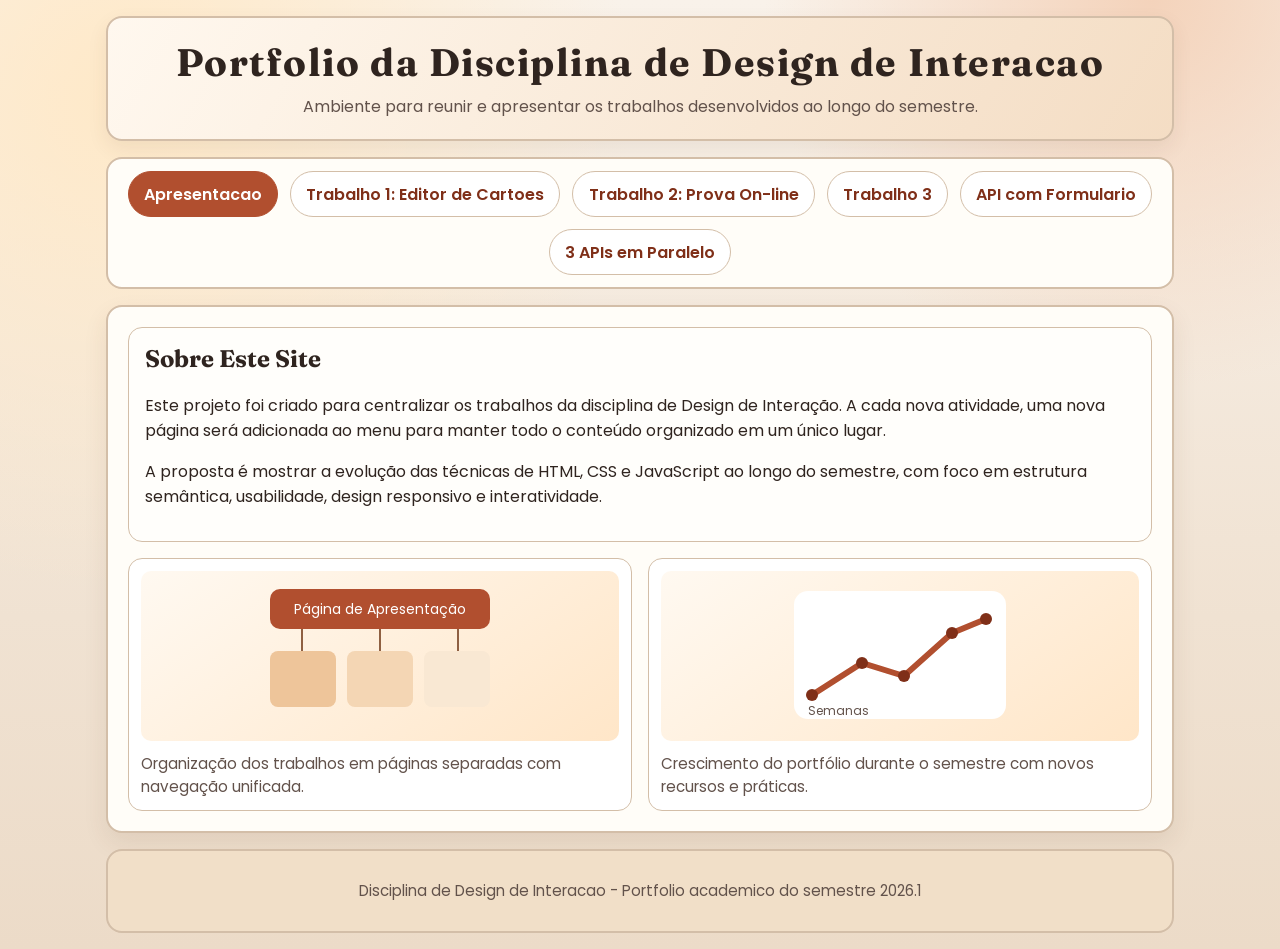
<file: index.html>
<!DOCTYPE html>
<html lang="pt-BR">
<head>
  <meta charset="utf-8">
  <meta name="viewport" content="width=device-width, initial-scale=1">
  <title>Portfólio de Design de Interação</title>
  <link rel="preconnect" href="https://fonts.googleapis.com">
  <link rel="preconnect" href="https://fonts.gstatic.com" crossorigin>
  <link href="https://fonts.googleapis.com/css2?family=Fraunces:wght@500;700&family=Poppins:wght@400;500;600;700&display=swap" rel="stylesheet">
  <link rel="stylesheet" href="styles.css">
</head>
<body>
  <div class="site-wrapper">
    <site-header></site-header>
    <site-nav active="index"></site-nav>

    <main class="main-content intro-layout">
      <section class="content-card">
        <h1>Sobre Este Site</h1>
        <p>
          Este projeto foi criado para centralizar os trabalhos da disciplina de Design de Interação.
          A cada nova atividade, uma nova página será adicionada ao menu para manter todo o conteúdo
          organizado em um único lugar.
        </p>
        <p>
          A proposta é mostrar a evolução das técnicas de HTML, CSS e JavaScript ao longo do semestre,
          com foco em estrutura semântica, usabilidade, design responsivo e interatividade.
        </p>
      </section>

      <section class="figure-grid" aria-label="Figuras explicativas">
        <figure>
          <svg viewBox="0 0 260 170" role="img" aria-label="Estrutura do site com páginas conectadas">
            <rect x="20" y="18" width="220" height="40" rx="10" fill="#b14f2f"></rect>
            <text x="130" y="43" text-anchor="middle" fill="#fff" font-size="14" font-family="Poppins, sans-serif">Página de Apresentação</text>
            <rect x="20" y="80" width="66" height="56" rx="8" fill="#eec59a"></rect>
            <rect x="97" y="80" width="66" height="56" rx="8" fill="#f4d6b4"></rect>
            <rect x="174" y="80" width="66" height="56" rx="8" fill="#f9e8d3"></rect>
            <line x1="52" y1="58" x2="52" y2="80" stroke="#8f6042" stroke-width="2"></line>
            <line x1="130" y1="58" x2="130" y2="80" stroke="#8f6042" stroke-width="2"></line>
            <line x1="208" y1="58" x2="208" y2="80" stroke="#8f6042" stroke-width="2"></line>
          </svg>
          <figcaption>Organização dos trabalhos em páginas separadas com navegação unificada.</figcaption>
        </figure>

        <figure>
          <svg viewBox="0 0 260 170" role="img" aria-label="Representação de evolução dos trabalhos">
            <rect x="24" y="20" width="212" height="128" rx="14" fill="#fff"></rect>
            <path d="M42 124 L92 92 L134 105 L182 62 L216 48" stroke="#b14f2f" stroke-width="6" fill="none" stroke-linecap="round"></path>
            <circle cx="42" cy="124" r="6" fill="#7f2f18"></circle>
            <circle cx="92" cy="92" r="6" fill="#7f2f18"></circle>
            <circle cx="134" cy="105" r="6" fill="#7f2f18"></circle>
            <circle cx="182" cy="62" r="6" fill="#7f2f18"></circle>
            <circle cx="216" cy="48" r="6" fill="#7f2f18"></circle>
            <text x="38" y="144" fill="#62524b" font-size="12" font-family="Poppins, sans-serif">Semanas</text>
          </svg>
          <figcaption>Crescimento do portfólio durante o semestre com novos recursos e práticas.</figcaption>
        </figure>
      </section>
    </main>

    <site-footer></site-footer>
  </div>

  <script src="components.js"></script>
</body>
</html>
</file>
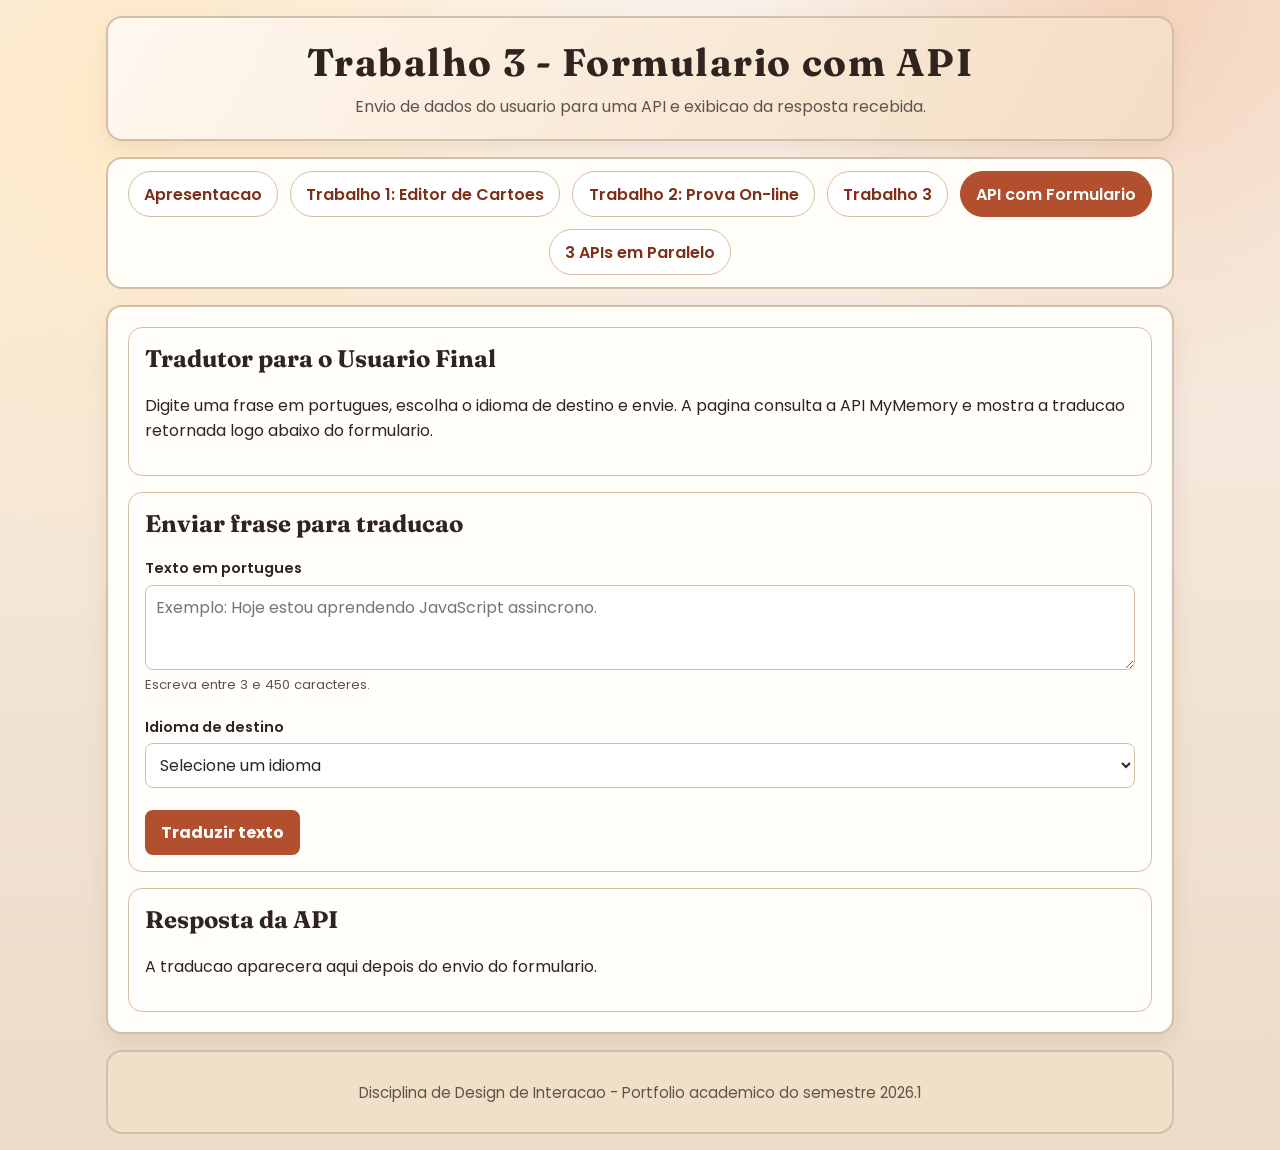
<file: api-form.html>
<!DOCTYPE html>
<html lang="pt-BR">
<head>
  <meta charset="utf-8">
  <meta name="viewport" content="width=device-width, initial-scale=1">
  <title>Trabalho 3 - Formulario com API</title>
  <link rel="preconnect" href="https://fonts.googleapis.com">
  <link rel="preconnect" href="https://fonts.gstatic.com" crossorigin>
  <link href="https://fonts.googleapis.com/css2?family=Fraunces:wght@500;700&family=Poppins:wght@400;500;600;700&display=swap" rel="stylesheet">
  <link rel="stylesheet" href="styles.css">
</head>
<body>
  <div class="site-wrapper">
    <site-header>
      <span slot="title">Trabalho 3 - Formulario com API</span>
      <span slot="desc">Envio de dados do usuario para uma API e exibicao da resposta recebida.</span>
    </site-header>
    <site-nav active="api-form"></site-nav>

    <main class="main-content api-page">
      <section class="content-card">
        <h1>Tradutor para o Usuario Final</h1>
        <p>
          Digite uma frase em portugues, escolha o idioma de destino e envie. A pagina consulta
          a API MyMemory e mostra a traducao retornada logo abaixo do formulario.
        </p>
      </section>

      <section class="api-panel" aria-labelledby="translator-title">
        <h2 id="translator-title">Enviar frase para traducao</h2>
        <form id="translationForm" class="editor-form" novalidate>
          <div class="form-row">
            <label for="sourceText">Texto em portugues</label>
            <textarea id="sourceText" name="sourceText" maxlength="450" required placeholder="Exemplo: Hoje estou aprendendo JavaScript assincrono."></textarea>
            <p class="helper-text">Escreva entre 3 e 450 caracteres.</p>
          </div>

          <div class="form-row">
            <label for="targetLang">Idioma de destino</label>
            <select id="targetLang" name="targetLang" required>
              <option value="" selected disabled>Selecione um idioma</option>
              <option value="en">Ingles</option>
              <option value="es">Espanhol</option>
              <option value="fr">Frances</option>
              <option value="it">Italiano</option>
            </select>
          </div>

          <button type="submit" class="primary-action">Traduzir texto</button>
        </form>
      </section>

      <section class="api-result" aria-live="polite" aria-labelledby="translation-result-title">
        <h2 id="translation-result-title">Resposta da API</h2>
        <p id="translationStatus">A traducao aparecera aqui depois do envio do formulario.</p>
        <dl id="translationDetails" class="response-list"></dl>
      </section>
    </main>

    <site-footer></site-footer>
  </div>

  <script src="components.js"></script>
  <script src="trabalho3.js"></script>
</body>
</html>
</file>
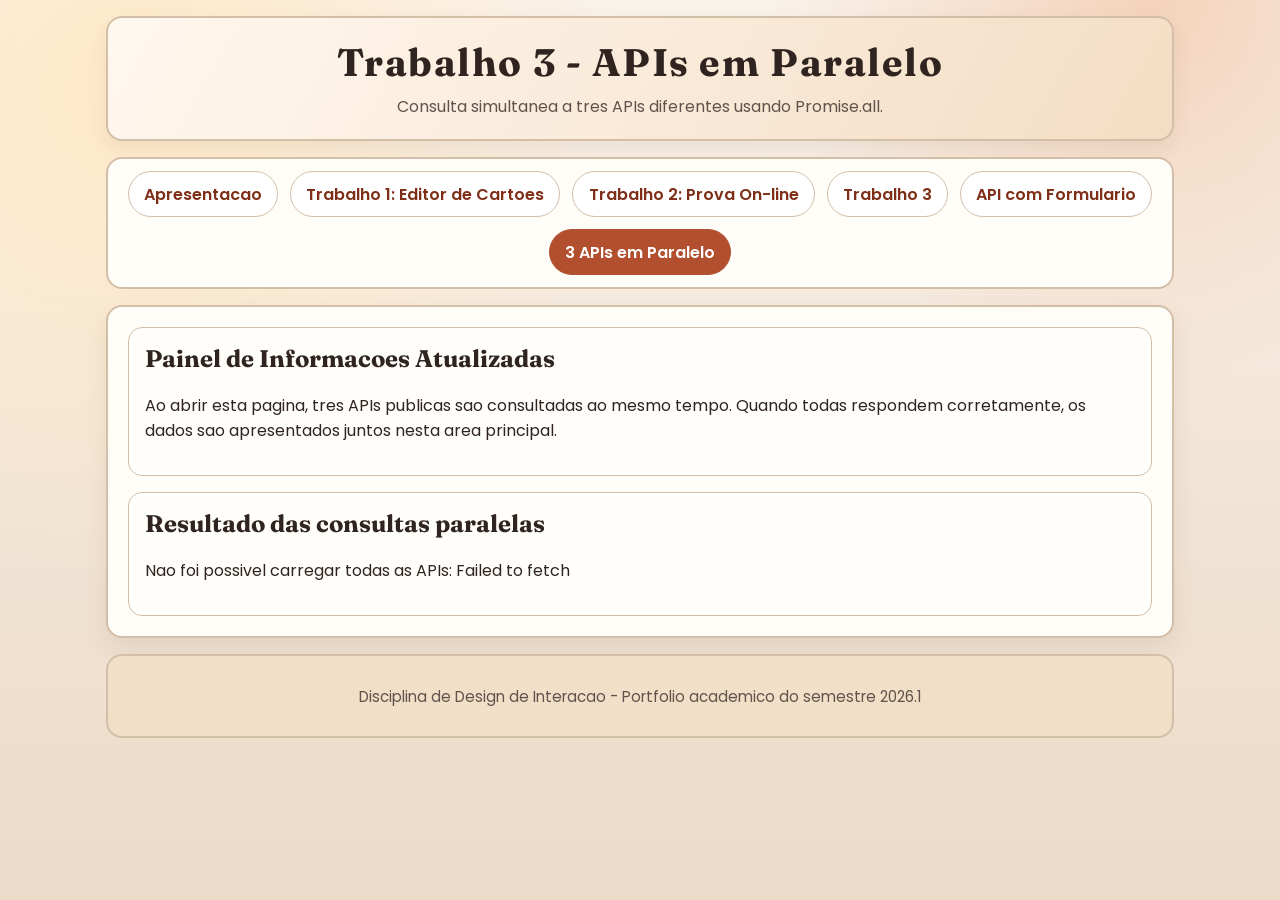
<file: apis-paralelas.html>
<!DOCTYPE html>
<html lang="pt-BR">
<head>
  <meta charset="utf-8">
  <meta name="viewport" content="width=device-width, initial-scale=1">
  <title>Trabalho 3 - 3 APIs em Paralelo</title>
  <link rel="preconnect" href="https://fonts.googleapis.com">
  <link rel="preconnect" href="https://fonts.gstatic.com" crossorigin>
  <link href="https://fonts.googleapis.com/css2?family=Fraunces:wght@500;700&family=Poppins:wght@400;500;600;700&display=swap" rel="stylesheet">
  <link rel="stylesheet" href="styles.css">
</head>
<body>
  <div class="site-wrapper">
    <site-header>
      <span slot="title">Trabalho 3 - APIs em Paralelo</span>
      <span slot="desc">Consulta simultanea a tres APIs diferentes usando Promise.all.</span>
    </site-header>
    <site-nav active="apis-paralelas"></site-nav>

    <main class="main-content api-page">
      <section class="content-card">
        <h1>Painel de Informacoes Atualizadas</h1>
        <p>
          Ao abrir esta pagina, tres APIs publicas sao consultadas ao mesmo tempo. Quando todas
          respondem corretamente, os dados sao apresentados juntos nesta area principal.
        </p>
      </section>

      <section class="api-panel" aria-labelledby="parallel-title">
        <h2 id="parallel-title">Resultado das consultas paralelas</h2>
        <p id="parallelStatus" aria-live="polite">Carregando dados das APIs...</p>
        <div id="parallelResults" class="api-grid"></div>
      </section>
    </main>

    <site-footer></site-footer>
  </div>

  <script src="components.js"></script>
  <script src="trabalho3.js"></script>
</body>
</html>
</file>
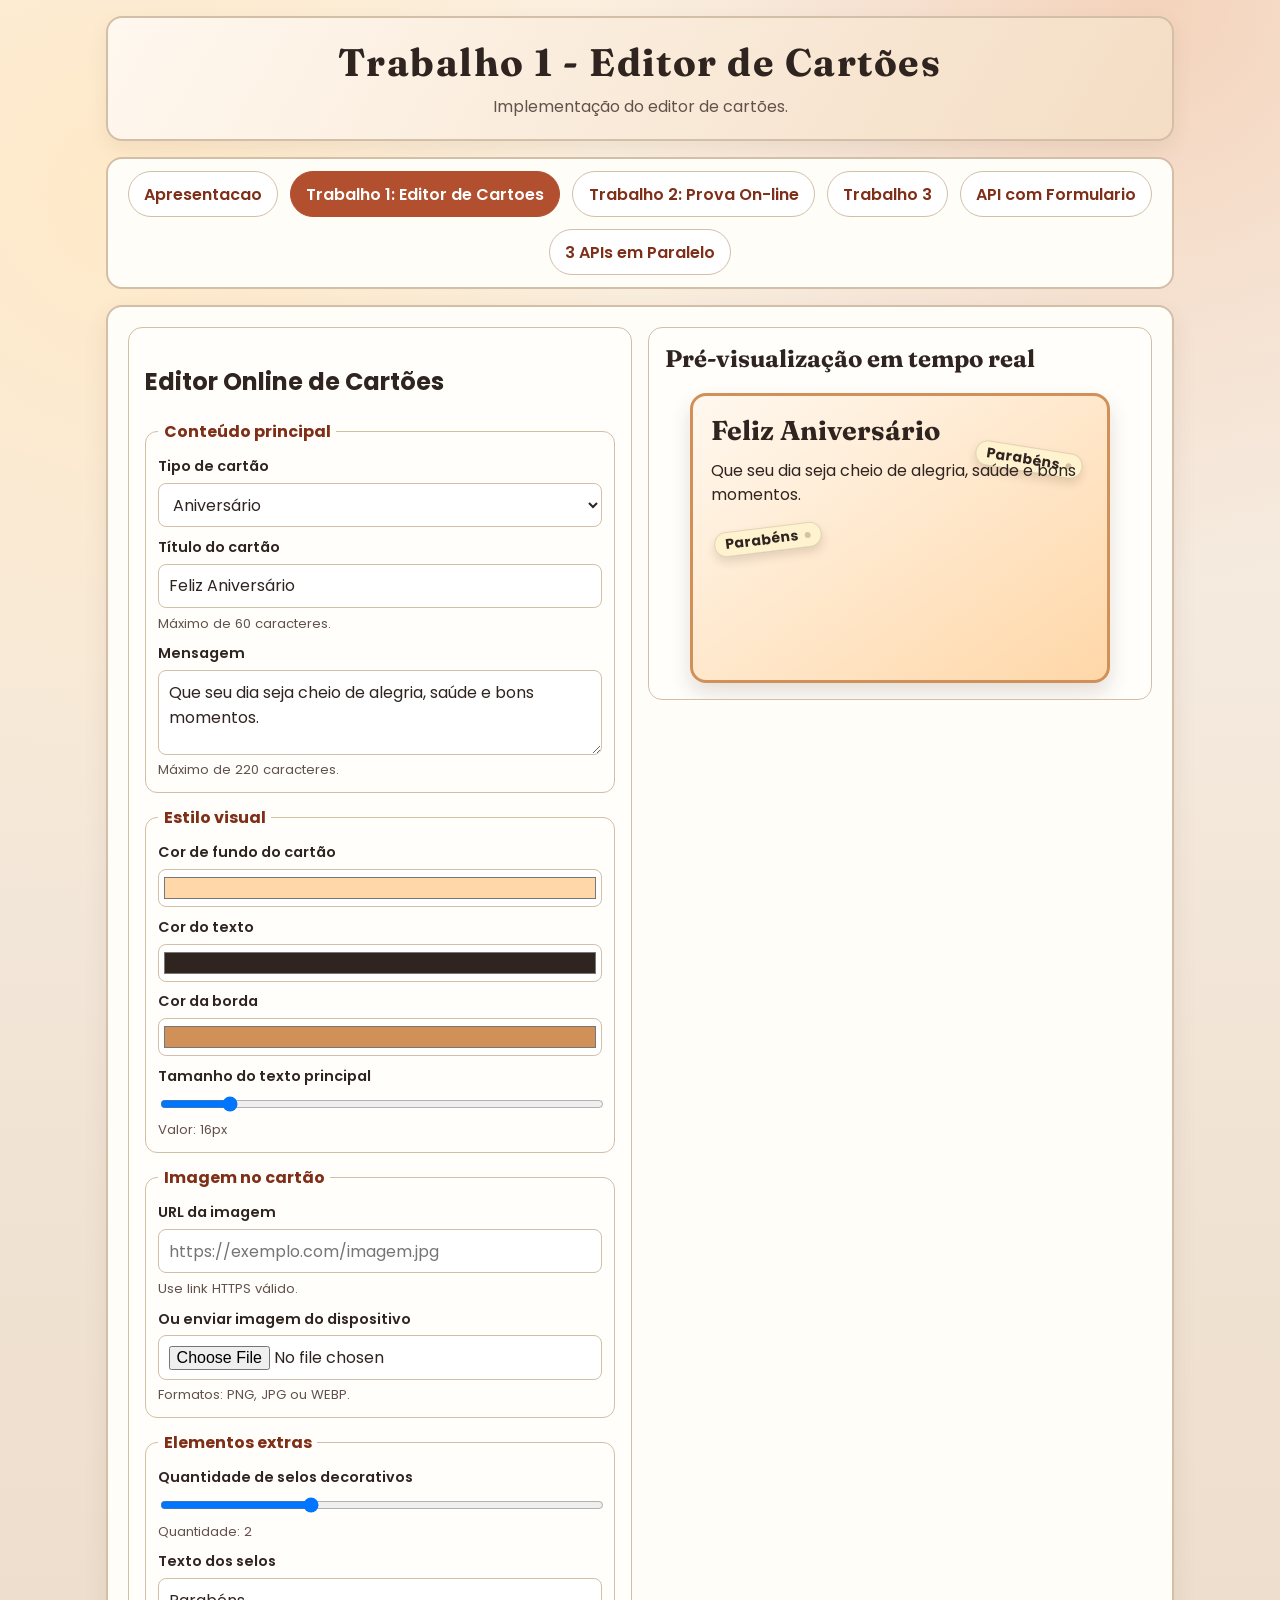
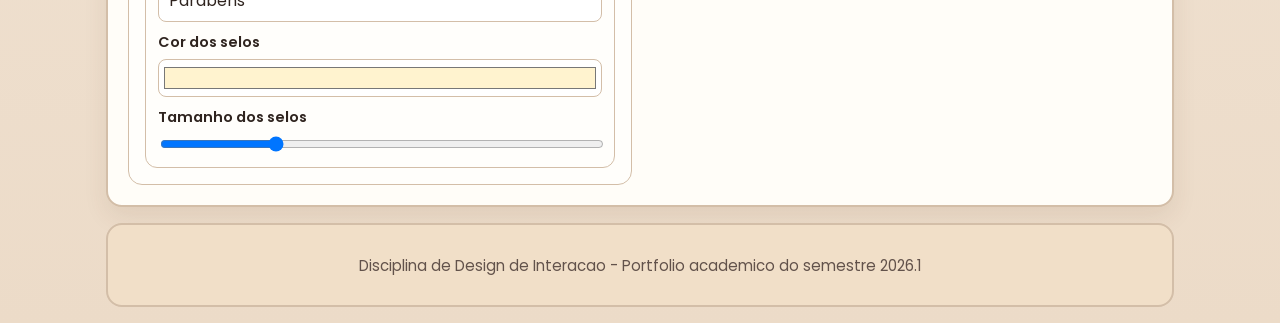
<file: editor.html>
<!DOCTYPE html>
<html lang="pt-BR">
<head>
  <meta charset="utf-8">
  <meta name="viewport" content="width=device-width, initial-scale=1">
  <title>Editor de Cartões - Design de Interação</title>
  <link rel="preconnect" href="https://fonts.googleapis.com">
  <link rel="preconnect" href="https://fonts.gstatic.com" crossorigin>
  <link href="https://fonts.googleapis.com/css2?family=Fraunces:wght@500;700&family=Poppins:wght@400;500;600;700&display=swap" rel="stylesheet">
  <link rel="stylesheet" href="styles.css">
</head>
<body>
  <div class="site-wrapper">
    <site-header>
      <span slot="title">Trabalho 1 - Editor de Cartões</span>
      <span slot="desc">Implementação do editor de cartões.</span>
    </site-header>
    <site-nav active="editor"></site-nav>

    <main class="main-content editor-layout">
      <section class="form-panel" aria-label="Formulário de edição">
        <h1>Editor Online de Cartões</h1>
        <form id="cardEditorForm" class="editor-form" novalidate>
          <fieldset>
            <legend>Conteúdo principal</legend>
            <div class="form-row">
              <label for="eventType">Tipo de cartão</label>
              <select id="eventType" name="eventType" required>
                <option value="" selected disabled>Selecione um tipo de cartão</option>
                <option value="Aniversário">Aniversário</option>
                <option value="Natal">Natal</option>
                <option value="Páscoa">Páscoa</option>
                <option value="Formatura">Formatura</option>
                <option value="Outra celebração">Outra celebração</option>
              </select>
            </div>
            <div class="form-row">
              <label for="titleInput">Título do cartão</label>
              <input id="titleInput" name="titleInput" type="text" maxlength="60" required value="Feliz Aniversário!" aria-describedby="titleHelp">
              <p class="helper-text" id="titleHelp">Máximo de 60 caracteres.</p>
            </div>
            <div class="form-row">
              <label for="messageInput">Mensagem</label>
              <textarea id="messageInput" name="messageInput" maxlength="220" required>Que seu dia seja cheio de alegria, saúde e bons momentos.</textarea>
              <p class="helper-text">Máximo de 220 caracteres.</p>
            </div>
          </fieldset>

          <fieldset>
            <legend>Estilo visual</legend>
            <div class="form-row">
              <label for="bgColorInput">Cor de fundo do cartão</label>
              <input id="bgColorInput" name="bgColorInput" type="color" value="#ffe2bc">
            </div>
            <div class="form-row">
              <label for="textColorInput">Cor do texto</label>
              <input id="textColorInput" name="textColorInput" type="color" value="#2f241f">
            </div>
            <div class="form-row">
              <label for="borderColorInput">Cor da borda</label>
              <input id="borderColorInput" name="borderColorInput" type="color" value="#d8b188">
            </div>
            <div class="form-row">
              <label for="fontSizeInput">Tamanho do texto principal</label>
              <input id="fontSizeInput" name="fontSizeInput" type="range" min="14" max="28" step="1" value="16">
              <p class="helper-text">Valor: <output id="fontSizeOutput" for="fontSizeInput">16</output>px</p>
            </div>
          </fieldset>

          <fieldset>
            <legend>Imagem no cartão</legend>
            <div class="form-row">
              <label for="imageUrlInput">URL da imagem</label>
              <input id="imageUrlInput" name="imageUrlInput" type="url" placeholder="https://exemplo.com/imagem.jpg" pattern="https://.*">
              <p class="helper-text">Use link HTTPS válido.</p>
            </div>
            <div class="form-row">
              <label for="imageFileInput">Ou enviar imagem do dispositivo</label>
              <input id="imageFileInput" name="imageFileInput" type="file" accept="image/png, image/jpeg, image/webp">
              <p class="helper-text">Formatos: PNG, JPG ou WEBP.</p>
            </div>
          </fieldset>

          <fieldset>
            <legend>Elementos extras</legend>
            <div class="form-row">
              <label for="badgeCountInput">Quantidade de selos decorativos</label>
              <input id="badgeCountInput" name="badgeCountInput" type="range" min="0" max="6" step="1" value="2">
              <p class="helper-text">Quantidade: <output id="badgeCountOutput" for="badgeCountInput">2</output></p>
            </div>
            <div class="form-row">
              <label for="badgeTextInput">Texto dos selos</label>
              <input id="badgeTextInput" name="badgeTextInput" type="text" maxlength="20" value="Parabéns">
            </div>
            <div class="form-row">
              <label for="badgeColorInput">Cor dos selos</label>
              <input id="badgeColorInput" name="badgeColorInput" type="color" value="#f8f0d7">
            </div>
            <div class="form-row">
              <label for="badgeSizeInput">Tamanho dos selos</label>
              <input id="badgeSizeInput" name="badgeSizeInput" type="range" min="12" max="20" step="1" value="14">
            </div>
          </fieldset>
        </form>
      </section>

      <section class="preview-panel" aria-label="Visualização do cartão">
        <h2>Pré-visualização em tempo real</h2>
        <div class="card-stage">
          <article id="liveCard" class="live-card" aria-live="polite">
            <h3 id="cardTitle" class="card-title">Feliz Aniversário!</h3>
            <p id="cardMessage" class="card-message">Que seu dia seja cheio de alegria, saúde e bons momentos.</p>
            <img id="cardImage" class="card-photo" src="[data-uri]" alt="Imagem selecionada para o cartão">
            <div id="cardBadges" class="card-badges" aria-hidden="true"></div>
          </article>
        </div>
      </section>
    </main>

    <site-footer></site-footer>
  </div>

  <script src="components.js"></script>
  <script src="script.js"></script>
</body>
</html>
</file>
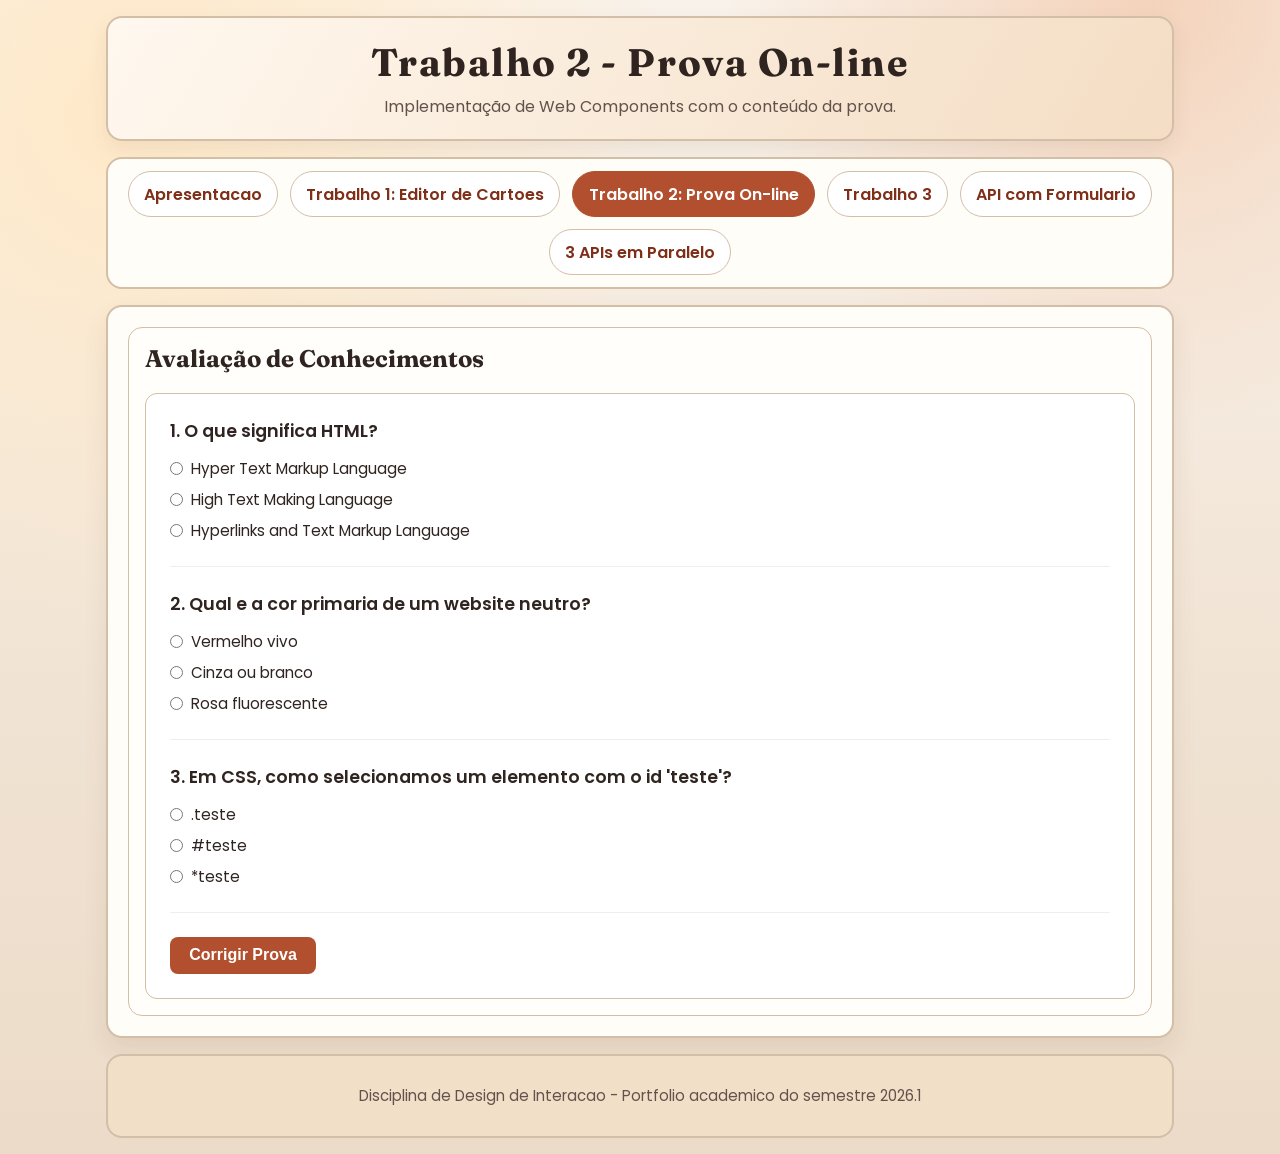
<file: trabalho2.html>
<!DOCTYPE html>
<html lang="pt-BR">
<head>
  <meta charset="utf-8">
  <meta name="viewport" content="width=device-width, initial-scale=1">
  <title>Trabalho 2 - Design de Interação</title>
  <link rel="preconnect" href="https://fonts.googleapis.com">
  <link rel="preconnect" href="https://fonts.gstatic.com" crossorigin>
  <link href="https://fonts.googleapis.com/css2?family=Fraunces:wght@500;700&family=Poppins:wght@400;500;600;700&display=swap" rel="stylesheet">
  <link rel="stylesheet" href="styles.css">
</head>
<body>
  <div class="site-wrapper">
    <site-header>
      <span slot="title">Trabalho 2 - Prova On-line</span>
      <span slot="desc">Implementação de Web Components com o conteúdo da prova.</span>
    </site-header>
    
    <site-nav active="trabalho2"></site-nav>

    <main class="main-content intro-layout">
      <section class="content-card">
        <h1>Avaliação de Conhecimentos</h1>
        <!-- Web Component da prova adicionado aqui -->
        <online-quiz></online-quiz>
      </section>
    </main>

    <site-footer></site-footer>
  </div>
  
  <script src="components.js"></script>
</body>
</html>
</file>
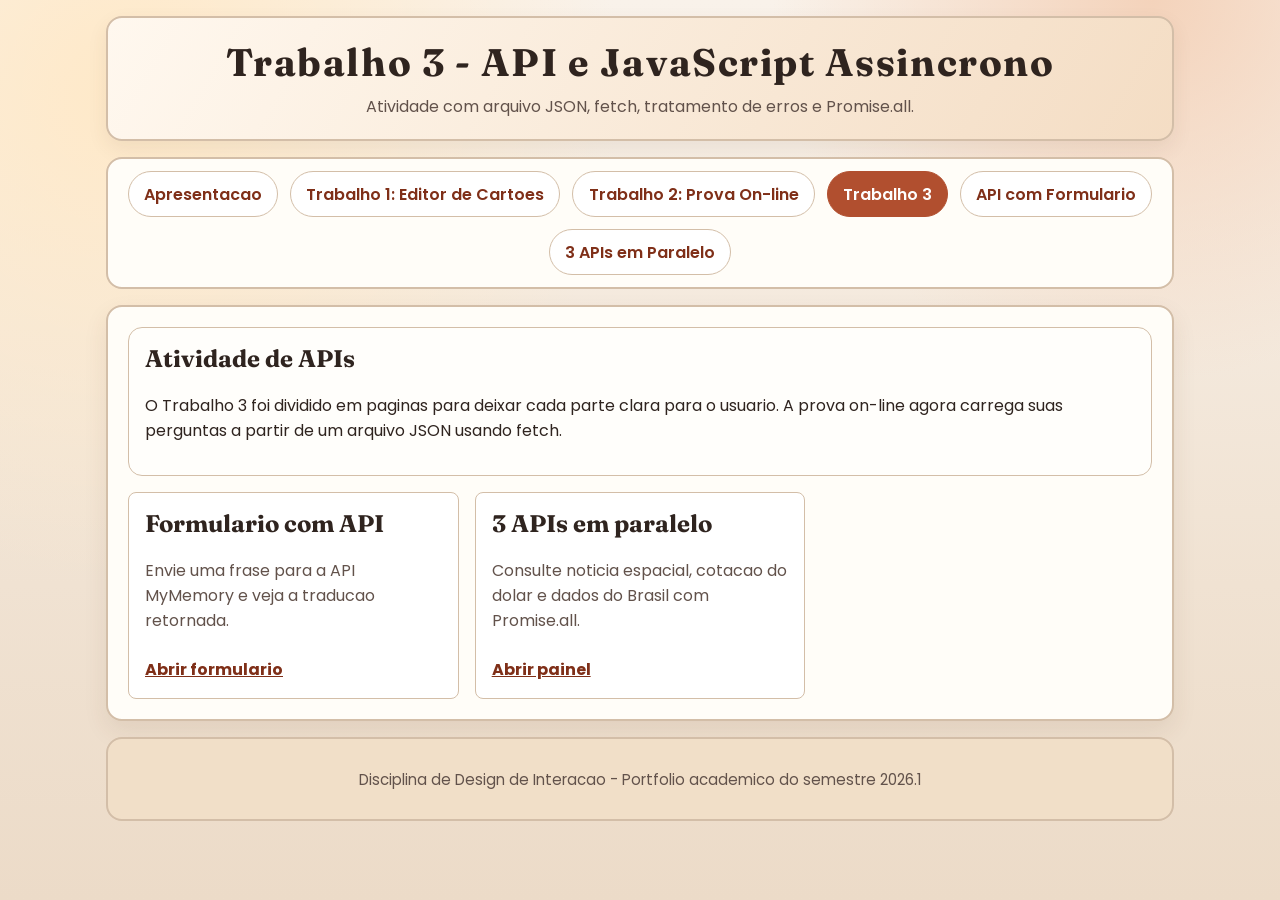
<file: trabalho3.html>
<!DOCTYPE html>
<html lang="pt-BR">
<head>
  <meta charset="utf-8">
  <meta name="viewport" content="width=device-width, initial-scale=1">
  <title>Trabalho 3 - API e JavaScript Assincrono</title>
  <link rel="preconnect" href="https://fonts.googleapis.com">
  <link rel="preconnect" href="https://fonts.gstatic.com" crossorigin>
  <link href="https://fonts.googleapis.com/css2?family=Fraunces:wght@500;700&family=Poppins:wght@400;500;600;700&display=swap" rel="stylesheet">
  <link rel="stylesheet" href="styles.css">
</head>
<body>
  <div class="site-wrapper">
    <site-header>
      <span slot="title">Trabalho 3 - API e JavaScript Assincrono</span>
      <span slot="desc">Atividade com arquivo JSON, fetch, tratamento de erros e Promise.all.</span>
    </site-header>
    <site-nav active="trabalho3"></site-nav>

    <main class="main-content intro-layout">
      <section class="content-card">
        <h1>Atividade de APIs</h1>
        <p>
          O Trabalho 3 foi dividido em paginas para deixar cada parte clara para o usuario.
          A prova on-line agora carrega suas perguntas a partir de um arquivo JSON usando fetch.
        </p>
      </section>

      <section class="api-grid" aria-label="Paginas do Trabalho 3">
        <article class="api-card">
          <h2>Formulario com API</h2>
          <p>Envie uma frase para a API MyMemory e veja a traducao retornada.</p>
          <a class="text-link" href="api-form.html">Abrir formulario</a>
        </article>
        <article class="api-card">
          <h2>3 APIs em paralelo</h2>
          <p>Consulte noticia espacial, cotacao do dolar e dados do Brasil com Promise.all.</p>
          <a class="text-link" href="apis-paralelas.html">Abrir painel</a>
        </article>
      </section>
    </main>

    <site-footer></site-footer>
  </div>

  <script src="components.js"></script>
</body>
</html>
</file>
<file: styles.css>
/* Variaveis de tema: centralizam cores para manter consistencia visual no site inteiro. */
:root {
  --bg: #f6efe6;
  --surface: #fffdf8;
  --surface-alt: #f1dfc8;
  --ink: #2f241f;
  --ink-soft: #62524b;
  --accent: #b14f2f;
  --accent-strong: #7f2f18;
  --line: #d3bea8;
  --ok: #1c7a4f;
}

* {
  /* Facilita controle de largura/altura e evita overflow inesperado em componentes. */
  box-sizing: border-box;
}

html {
  font-size: 16px;
}

body {
  /* Fundo com camadas de gradiente para dar profundidade sem usar imagens externas. */
  margin: 0;
  font-family: "Poppins", "Segoe UI", sans-serif;
  color: var(--ink);
  background:
    radial-gradient(circle at 10% 10%, #ffe9c8 0, transparent 35%),
    radial-gradient(circle at 90% 0, #f4d3bb 0, transparent 26%),
    linear-gradient(180deg, #f9f2ea 0%, #f0e2d2 65%, #ecdbc8 100%);
  min-height: 100vh;
}

.site-wrapper {
  /* Estrutura principal em coluna para seguir o requisito da pagina de apresentacao. */
  max-width: 1100px;
  margin: 0 auto;
  padding: 1rem;
  display: flex;
  flex-direction: column;
  gap: 1rem;
}

.site-header {
  /* Bloco visual de destaque para titulo e contexto do portfolio. */
  border: 2px solid var(--line);
  border-radius: 16px;
  background: linear-gradient(120deg, #fff8ef 0%, #f4ddc4 100%);
  padding: 1.25rem;
  text-align: center;
  box-shadow: 0 8px 20px rgba(92, 58, 38, 0.08);
}

.site-header h1 {
  margin: 0;
  font-family: "Fraunces", Georgia, serif;
  font-size: clamp(1.5rem, 3.5vw, 2.4rem);
  letter-spacing: 0.04em;
}

.site-header p {
  margin: 0.5rem 0 0;
  color: var(--ink-soft);
}

.site-nav {
  /* Menu unificado compartilhado pelas paginas. */
  border: 2px solid var(--line);
  border-radius: 16px;
  background-color: var(--surface);
  padding: 0.75rem;
}

.menu-list {
  list-style: none;
  margin: 0;
  padding: 0;
  display: flex;
  flex-wrap: wrap;
  justify-content: center;
  gap: 0.75rem;
}

.menu-list a {
  display: inline-block;
  padding: 0.6rem 0.95rem;
  border-radius: 999px;
  text-decoration: none;
  border: 1px solid var(--line);
  color: var(--accent-strong);
  font-weight: 600;
  background: #fff;
  transition: transform 0.2s ease, background-color 0.2s ease;
}

.menu-list a:hover,
.menu-list a:focus-visible {
  background-color: #ffe9d3;
  transform: translateY(-1px);
  outline: 2px solid transparent;
}

.menu-list a[aria-current="page"] {
  /* Estado ativo da pagina atual para orientar navegacao. */
  background-color: var(--accent);
  color: #fff;
  border-color: var(--accent);
}

.main-content {
  /* Container de conteudo principal (main), reutilizado em todas as telas. */
  border: 2px solid var(--line);
  border-radius: 16px;
  background-color: var(--surface);
  padding: 1.25rem;
  box-shadow: 0 10px 24px rgba(86, 54, 35, 0.09);
}

.intro-layout {
  display: grid;
  grid-template-columns: 1fr;
  gap: 1rem;
}

.content-card {
  border: 1px solid var(--line);
  border-radius: 14px;
  padding: 1rem;
  background-color: #fffefb;
}

.content-card h1,
.content-card h2 {
  margin-top: 0;
  font-family: "Fraunces", Georgia, serif;
}

.figure-grid {
  display: grid;
  grid-template-columns: repeat(2, minmax(0, 1fr));
  gap: 1rem;
}

.figure-grid figure {
  margin: 0;
  border: 1px solid var(--line);
  border-radius: 14px;
  padding: 0.75rem;
  background: #fff;
}

.figure-grid svg {
  width: 100%;
  height: 170px;
  display: block;
  border-radius: 10px;
  background: linear-gradient(145deg, #fff9f1 0, #ffe6c8 100%);
}

.figure-grid figcaption {
  margin-top: 0.65rem;
  color: var(--ink-soft);
  font-size: 0.95rem;
}

.editor-layout {
  /* Duas colunas no desktop: formulario + preview do cartao. */
  display: grid;
  grid-template-columns: minmax(260px, 1fr) minmax(260px, 1fr);
  gap: 1rem;
}

.form-panel,
.preview-panel {
  border: 1px solid var(--line);
  border-radius: 14px;
  padding: 1rem;
  background: #fffefb;
}

.preview-panel {
  /* Mantem o cartao visivel durante a rolagem no desktop para edicao mais rapida. */
  position: sticky;
  top: 1rem;
  align-self: start;
  height: fit-content;
  overflow: hidden;
}

.form-panel h2,
.preview-panel h2 {
  margin-top: 0;
  font-family: "Fraunces", Georgia, serif;
}

.editor-form {
  /* Organiza os grupos de campos do editor de forma previsivel. */
  display: grid;
  gap: 0.75rem;
}

.editor-form fieldset {
  margin: 0;
  padding: 0.75rem;
  border: 1px solid var(--line);
  border-radius: 12px;
}

.editor-form legend {
  padding: 0 0.35rem;
  font-weight: 700;
  color: var(--accent-strong);
}

.form-row {
  display: grid;
  gap: 0.35rem;
  margin-bottom: 0.6rem;
}

.form-row:last-child {
  margin-bottom: 0;
}

label {
  font-size: 0.9rem;
  font-weight: 600;
}

input,
select,
textarea {
  /* Aparencia consistente para todos os controles do formulario. */
  width: 100%;
  padding: 0.55rem 0.6rem;
  border-radius: 8px;
  border: 1px solid var(--line);
  background-color: #fff;
  font: inherit;
  color: var(--ink);
}

input[type="color"] {
  padding: 0.2rem;
  height: 2.4rem;
}

input[type="range"] {
  padding: 0;
}

textarea {
  resize: vertical;
  min-height: 5.3rem;
}

.helper-text {
  margin: 0;
  color: var(--ink-soft);
  font-size: 0.82rem;
}

.card-stage {
  /* Area de centralizacao da pre-visualizacao do cartao. */
  display: grid;
  place-items: center;
  min-height: 100%;
  width: 100%;
}

.live-card {
  /* Cartao editavel: limites de largura e overflow evitam quebra no mobile. */
  position: relative;
  width: 100%;
  max-width: 420px;
  min-height: 290px;
  padding: 1.1rem;
  border-radius: 16px;
  border: 3px solid #d8b188;
  background: linear-gradient(145deg, #fff8ef 0%, #ffe2bc 100%);
  overflow: hidden;
  box-shadow: 0 10px 20px rgba(91, 56, 36, 0.16);
}

.card-title {
  /* Z-index superior para manter legibilidade acima de selos decorativos. */
  margin: 0;
  font-family: "Fraunces", Georgia, serif;
  font-size: clamp(1.2rem, 2.8vw, 1.7rem);
  line-height: 1.2;
  text-wrap: balance;
  position: relative;
  z-index: 2;
}

.card-message {
  margin: 0.8rem 0 0;
  font-size: 1rem;
  line-height: 1.45;
  position: relative;
  z-index: 2;
}

.card-photo {
  margin-top: 1rem;
  width: 100%;
  max-height: 150px;
  object-fit: cover;
  border-radius: 10px;
  border: 1px solid rgba(0, 0, 0, 0.12);
  display: none;
  position: relative;
  z-index: 2;
}

.card-badges {
  /* Camada decorativa nao interativa, para nao bloquear selecao/click em outros elementos. */
  position: absolute;
  inset: 0;
  pointer-events: none;
  z-index: 1;
}

.card-badge {
  /* Estilo de selo: decorativo, compacto e sem estourar o cartao. */
  position: absolute;
  padding: 0.24rem 0.62rem;
  border-radius: 12px;
  font-weight: 700;
  border: 1px solid rgba(0, 0, 0, 0.12);
  box-shadow: 0 5px 10px rgba(63, 35, 17, 0.14);
  max-width: 42%;
  overflow: hidden;
  text-overflow: ellipsis;
  white-space: nowrap;
  line-height: 1.1;
  letter-spacing: 0.01em;
}

.card-badge::after {
  content: "";
  width: 6px;
  height: 6px;
  border-radius: 50%;
  background: rgba(52, 31, 20, 0.22);
  display: inline-block;
  margin-left: 0.35rem;
  vertical-align: middle;
}

.site-footer {
  /* Rodape padrao da disciplina, igual em todas as paginas. */
  border: 2px solid var(--line);
  border-radius: 16px;
  background-color: var(--surface-alt);
  padding: 0.85rem;
  text-align: center;
  color: var(--ink-soft);
  font-size: 0.94rem;
}

.notice {
  border: 1px dashed var(--line);
  border-radius: 10px;
  padding: 0.75rem;
  background: #fff9f2;
}

.api-page {
  display: grid;
  gap: 1rem;
}

.api-panel,
.api-result {
  border: 1px solid var(--line);
  border-radius: 14px;
  padding: 1rem;
  background: #fffefb;
}

.api-panel h2,
.api-result h2,
.api-card h2,
.api-card h3 {
  margin-top: 0;
  font-family: "Fraunces", Georgia, serif;
}

.primary-action {
  width: fit-content;
  padding: 0.65rem 1rem;
  border: 0;
  border-radius: 8px;
  background: var(--accent);
  color: #fff;
  font: inherit;
  font-weight: 700;
  cursor: pointer;
}

.primary-action:hover,
.primary-action:focus-visible {
  background: var(--accent-strong);
}

.response-list {
  display: grid;
  grid-template-columns: minmax(120px, 0.35fr) 1fr;
  gap: 0.55rem 0.8rem;
  margin: 1rem 0 0;
}

.response-list dt {
  font-weight: 700;
  color: var(--accent-strong);
}

.response-list dd {
  margin: 0;
  color: var(--ink);
  overflow-wrap: anywhere;
}

.api-grid {
  display: grid;
  grid-template-columns: repeat(3, minmax(0, 1fr));
  gap: 1rem;
}

.api-card {
  border: 1px solid var(--line);
  border-radius: 8px;
  padding: 1rem;
  background: #fff;
}

.api-card p {
  color: var(--ink-soft);
}

.text-link {
  display: inline-block;
  margin-top: 0.5rem;
  color: var(--accent-strong);
  font-weight: 700;
}

@media (max-width: 880px) {
  /* No mobile a interface vira coluna unica para melhor leitura e toque. */
  .editor-layout {
    grid-template-columns: 1fr;
  }

  .preview-panel {
    /* Desativa sticky no mobile para evitar comportamento desconfortavel de rolagem. */
    position: static;
  }

  .figure-grid {
    grid-template-columns: 1fr;
  }

  .main-content {
    padding: 0.8rem;
  }

  .live-card {
    min-height: 260px;
    padding: 0.9rem;
  }

  .api-grid {
    grid-template-columns: 1fr;
  }

  .response-list {
    grid-template-columns: 1fr;
  }
}
</file>
